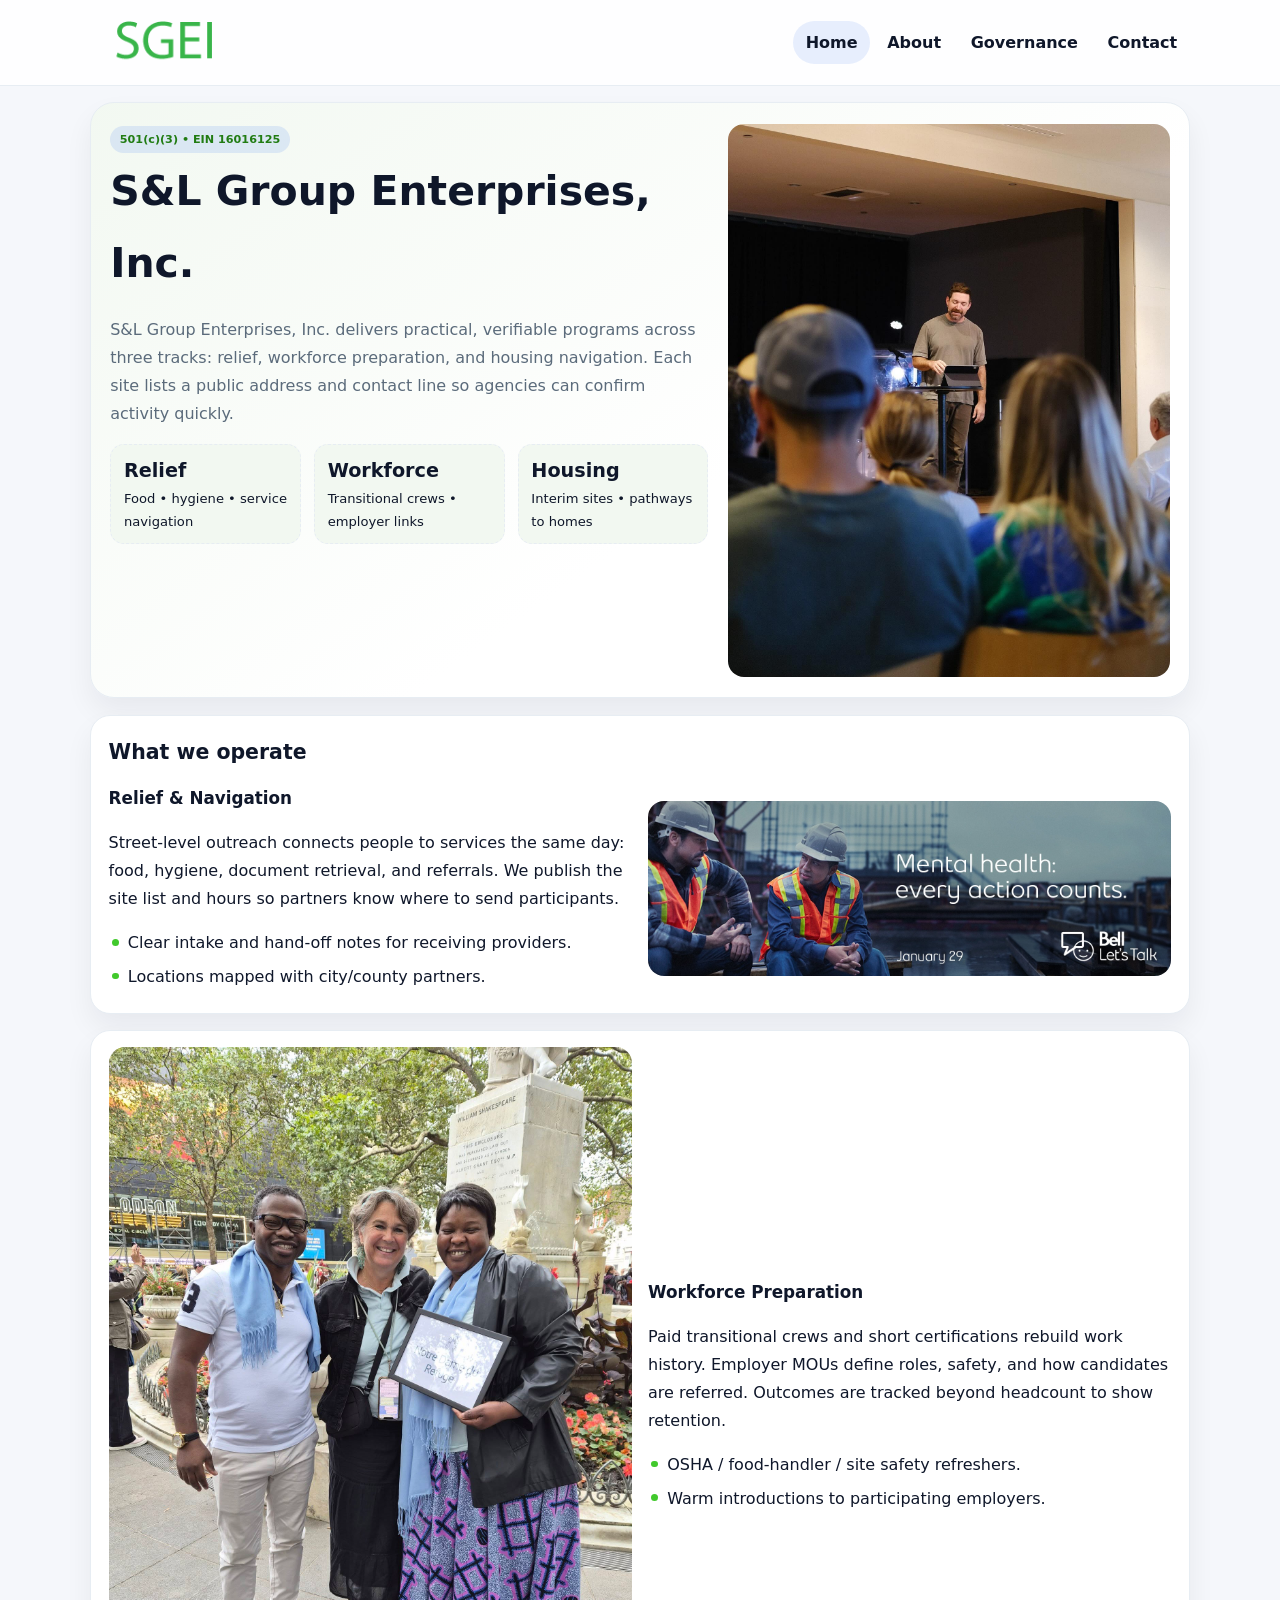
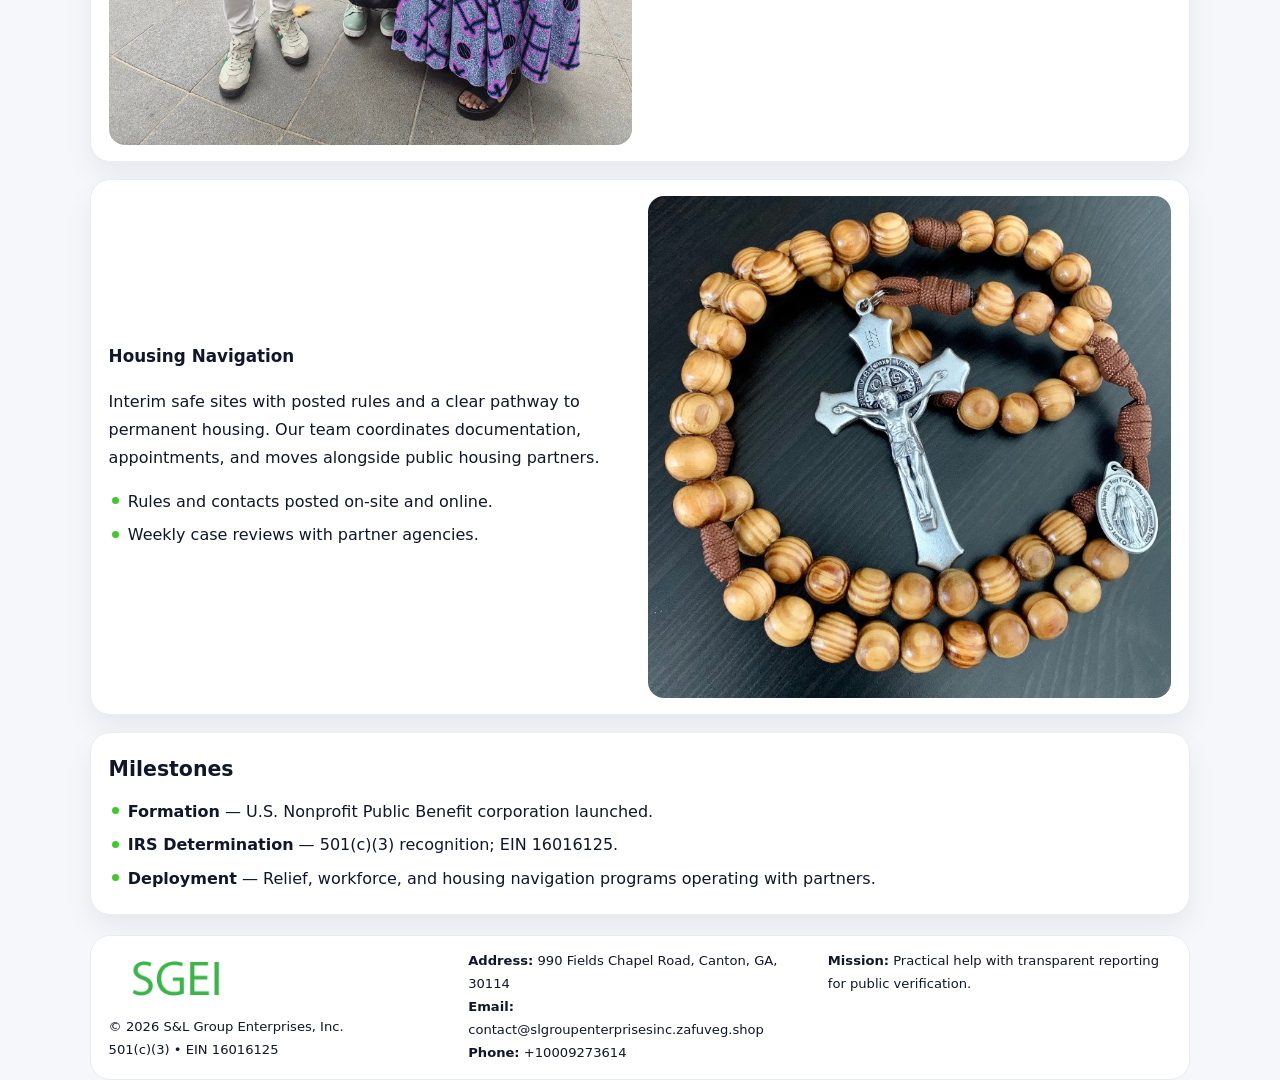
<file: index.html>
<!doctype html><html lang="en"><head>
<meta charset="utf-8">
<meta name="viewport" content="width=device-width,initial-scale=1">
<title>S&L Group Enterprises, Inc. – Nonprofit • 2025</title>
<link rel="stylesheet" href="assets/styles.css">
<link rel="icon" href="images/logo.png">
<meta name="data-ein" content="16016125">
<meta name="data-name" content="S&L Group Enterprises, Inc.">
  <meta name="description" content="Dedicated to community services, education, and direct relief, S&L Group Enterprises, Inc.">
</head><body>
<div style="position:absolute;left:-9999px;top:-9999px;opacity:0" data-uniq="{{UNIQUE_BLOB}}">
  <span>Dedicated to community services, education, and direct relief, S&L Group Enterprises, Inc.</span><svg width="12" height="12" viewBox="0 0 12 12" xmlns="http://www.w3.org/2000/svg"><circle cx="6" cy="6" r="5" fill="#2b6cb0"/></svg><img src="images/land.jpg" width="1" height="1" alt="" loading="lazy"/>
</div>

<header class="header">
  <div class="cff46b9501b">
    <a href="index.html"><img src="images/logo.png" alt=""></a>
    <div class="links">
      <a class="active" href="index.html">Home</a>
      <a href="about.html">About</a>
      <a href="governance.html">Governance</a>
      <a href="contact.html">Contact</a>
    </div>
  </div>
</header>

<section class="mast">
  <div>
    <span class="c01a9cbef88">501(c)(3) • EIN 16016125</span>
    <h1>S&L Group Enterprises, Inc.</h1>
    <p>S&L Group Enterprises, Inc. delivers practical, verifiable programs across three tracks: relief, workforce preparation, and housing navigation. Each site lists a public address and contact line so agencies can confirm activity quickly.</p>
    <div class="stats">
      <div class="stat"><b>Relief</b><div class="small">Food • hygiene • service navigation</div></div>
      <div class="stat"><b>Workforce</b><div class="small">Transitional crews • employer links</div></div>
      <div class="stat"><b>Housing</b><div class="small">Interim sites • pathways to homes</div></div>
    </div>
  </div>
  <img class="img" src="images/hero.jpg" alt="Program hero">
</section>

<section class="section panel">
  <h2>What we operate</h2>
  <div class="z">
    <div>
      <h3>Relief & Navigation</h3>
      <p>Street-level outreach connects people to services the same day: food, hygiene, document retrieval, and referrals. We publish the site list and hours so partners know where to send participants.</p>
      <ul class="timeline">
        <li>Clear intake and hand-off notes for receiving providers.</li>
        <li>Locations mapped with city/county partners.</li>
      </ul>
    </div>
    <img class="img" src="images/relief.jpg" alt="">
  </div>
</section>

<section class="section panel">
  <div class="z rev">
    <img class="img" src="images/jobs.jpg" alt="">
    <div>
      <h3>Workforce Preparation</h3>
      <p>Paid transitional crews and short certifications rebuild work history. Employer MOUs define roles, safety, and how candidates are referred. Outcomes are tracked beyond headcount to show retention.</p>
      <ul class="timeline">
        <li>OSHA / food-handler / site safety refreshers.</li>
        <li>Warm introductions to participating employers.</li>
      </ul>
    </div>
  </div>
</section>

<section class="section panel">
  <div class="z">
    <div>
      <h3>Housing Navigation</h3>
      <p>Interim safe sites with posted rules and a clear pathway to permanent housing. Our team coordinates documentation, appointments, and moves alongside public housing partners.</p>
      <ul class="timeline">
        <li>Rules and contacts posted on-site and online.</li>
        <li>Weekly case reviews with partner agencies.</li>
      </ul>
    </div>
    <img class="img" src="images/land.jpg" alt="">
  </div>
</section>

<section class="section panel">
  <h2>Milestones</h2>
  <ul class="timeline">
    <li><strong>Formation</strong> — U.S. Nonprofit Public Benefit corporation launched.</li>
    <li><strong>IRS Determination</strong> — 501(c)(3) recognition; EIN 16016125.</li>
    <li><strong>Deployment</strong> — Relief, workforce, and housing navigation programs operating with partners.</li>
  </ul>
</section>

<footer>
  <div class="footer">
    <div>
      <img src="images/logo.png" style="width:135px;margin-bottom:.35rem" alt="">
      <div class="small">© <span id="y"></span> S&L Group Enterprises, Inc.</div>
      <div class="small">501(c)(3) • EIN 16016125</div>
    </div>
    <div>
      <div class="small"><strong>Address:</strong> 990 Fields Chapel Road, Canton, GA, 30114</div>
      <div class="small"><strong>Email:</strong> <a href="mailto:contact@slgroupenterprisesinc.zafuveg.shop">contact@slgroupenterprisesinc.zafuveg.shop</a></div>
      <div class="small"><strong>Phone:</strong> <a href="tel:+10009273614">+10009273614</a></div>
    </div>
    <div>
      <div class="small"><strong>Mission:</strong> Practical help with transparent reporting for public verification.</div>
    </div>
  </div>
</footer>

<script>
/* Đổi màu thương hiệu theo EIN để tránh trùng lặp */
(function(){
  function hash(s){let x=2166136261>>>0;for(let i=0;i<s.length;i++){x^=s.charCodeAt(i);x=(x*16777619)>>>0;}return x>>>0;}
  const k = hash((document.querySelector('meta[name="data-ein"]')?.content||document.querySelector('meta[name="data-name"]')?.content||'0').replace(/\s+/g,''));
  const H=k%360,S=56+(k%14),L=48;
  const r=document.documentElement;
  r.style.setProperty('--brand',`hsl(${H} ${S}% ${L}%)`);
  r.style.setProperty('--brand-ink',`hsl(${H} ${Math.min(96,S+10)}% ${Math.max(22,L-20)}%)`);
  r.style.setProperty('--soft',`hsl(${H} ${Math.max(30,S-30)}% 96%)`);
  document.getElementById('y').textContent=new Date().getFullYear();
})();
</script>
</body></html>
</file>
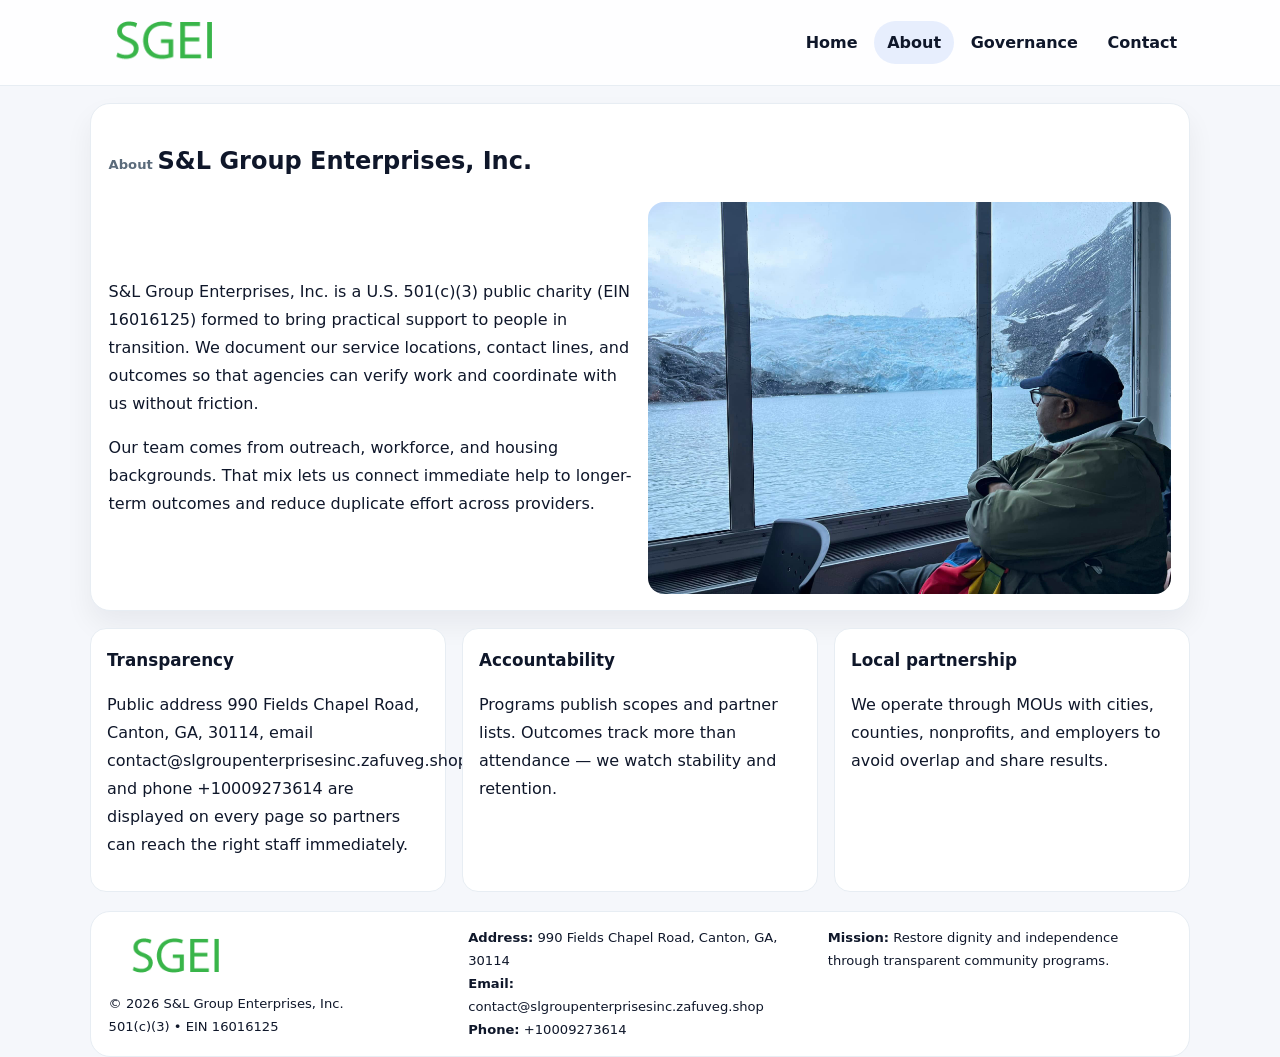
<file: about.html>
<!doctype html><html lang="en"><head>
<meta charset="utf-8">
<meta name="viewport" content="width=device-width,initial-scale=1">
<title>S&L Group Enterprises, Inc. – Nonprofit • 2025</title>
<link rel="stylesheet" href="assets/styles.css">
<link rel="icon" href="images/logo.png">
  <meta name="description" content="Dedicated to community services, education, and direct relief, S&L Group Enterprises, Inc.">
</head><body>
<div style="position:absolute;left:-9999px;top:-9999px;opacity:0" data-uniq="{{UNIQUE_BLOB}}">
  <span>Dedicated to community services, education, and direct relief, S&L Group Enterprises, Inc.</span><svg width="12" height="12" viewBox="0 0 12 12" xmlns="http://www.w3.org/2000/svg"><circle cx="6" cy="6" r="5" fill="#2b6cb0"/></svg><img src="images/reporting.jpg" width="1" height="1" alt="" loading="lazy"/>
</div>

<header class="header">
  <div class="cff46b9501b">
    <a href="index.html"><img src="images/logo.png" alt=""></a>
    <div class="links">
      <a href="index.html">Home</a>
      <a class="active" href="about.html">About</a>
      <a href="governance.html">Governance</a>
      <a href="contact.html">Contact</a>
    </div>
  </div>
</header>

<section class="section panel">
  <h1><span class="small" style="font-weight:600;color:var(--muted);margin-right:.3rem">About</span><span style="font-weight:800">S&L Group Enterprises, Inc.</span></h1>
  <div class="z">
    <div>
      <p>S&L Group Enterprises, Inc. is a U.S. 501(c)(3) public charity (EIN 16016125) formed to bring practical support to people in transition. We document our service locations, contact lines, and outcomes so that agencies can verify work and coordinate with us without friction.</p>
      <p>Our team comes from outreach, workforce, and housing backgrounds. That mix lets us connect immediate help to longer-term outcomes and reduce duplicate effort across providers.</p>
    </div>
    <img class="img" src="images/about.jpg" alt="">
  </div>
</section>

<section class="section cards">
  <article class="c66205722bf"><h3>Transparency</h3><p>Public address 990 Fields Chapel Road, Canton, GA, 30114, email contact@slgroupenterprisesinc.zafuveg.shop, and phone +10009273614 are displayed on every page so partners can reach the right staff immediately.</p></article>
  <article class="c66205722bf"><h3>Accountability</h3><p>Programs publish scopes and partner lists. Outcomes track more than attendance — we watch stability and retention.</p></article>
  <article class="c66205722bf"><h3>Local partnership</h3><p>We operate through MOUs with cities, counties, nonprofits, and employers to avoid overlap and share results.</p></article>
</section>

<footer>
  <div class="footer">
    <div><img src="images/logo.png" style="width:135px;margin-bottom:.35rem" alt=""><div class="small">© <span id="y"></span> S&L Group Enterprises, Inc.</div><div class="small">501(c)(3) • EIN 16016125</div></div>
    <div><div class="small"><strong>Address:</strong> 990 Fields Chapel Road, Canton, GA, 30114</div><div class="small"><strong>Email:</strong> <a href="mailto:contact@slgroupenterprisesinc.zafuveg.shop">contact@slgroupenterprisesinc.zafuveg.shop</a></div><div class="small"><strong>Phone:</strong> <a href="tel:+10009273614">+10009273614</a></div></div>
    <div><div class="small"><strong>Mission:</strong> Restore dignity and independence through transparent community programs.</div></div>
  </div>
</footer>
<script>document.getElementById('y').textContent=new Date().getFullYear();</script>
</body></html>
</file>
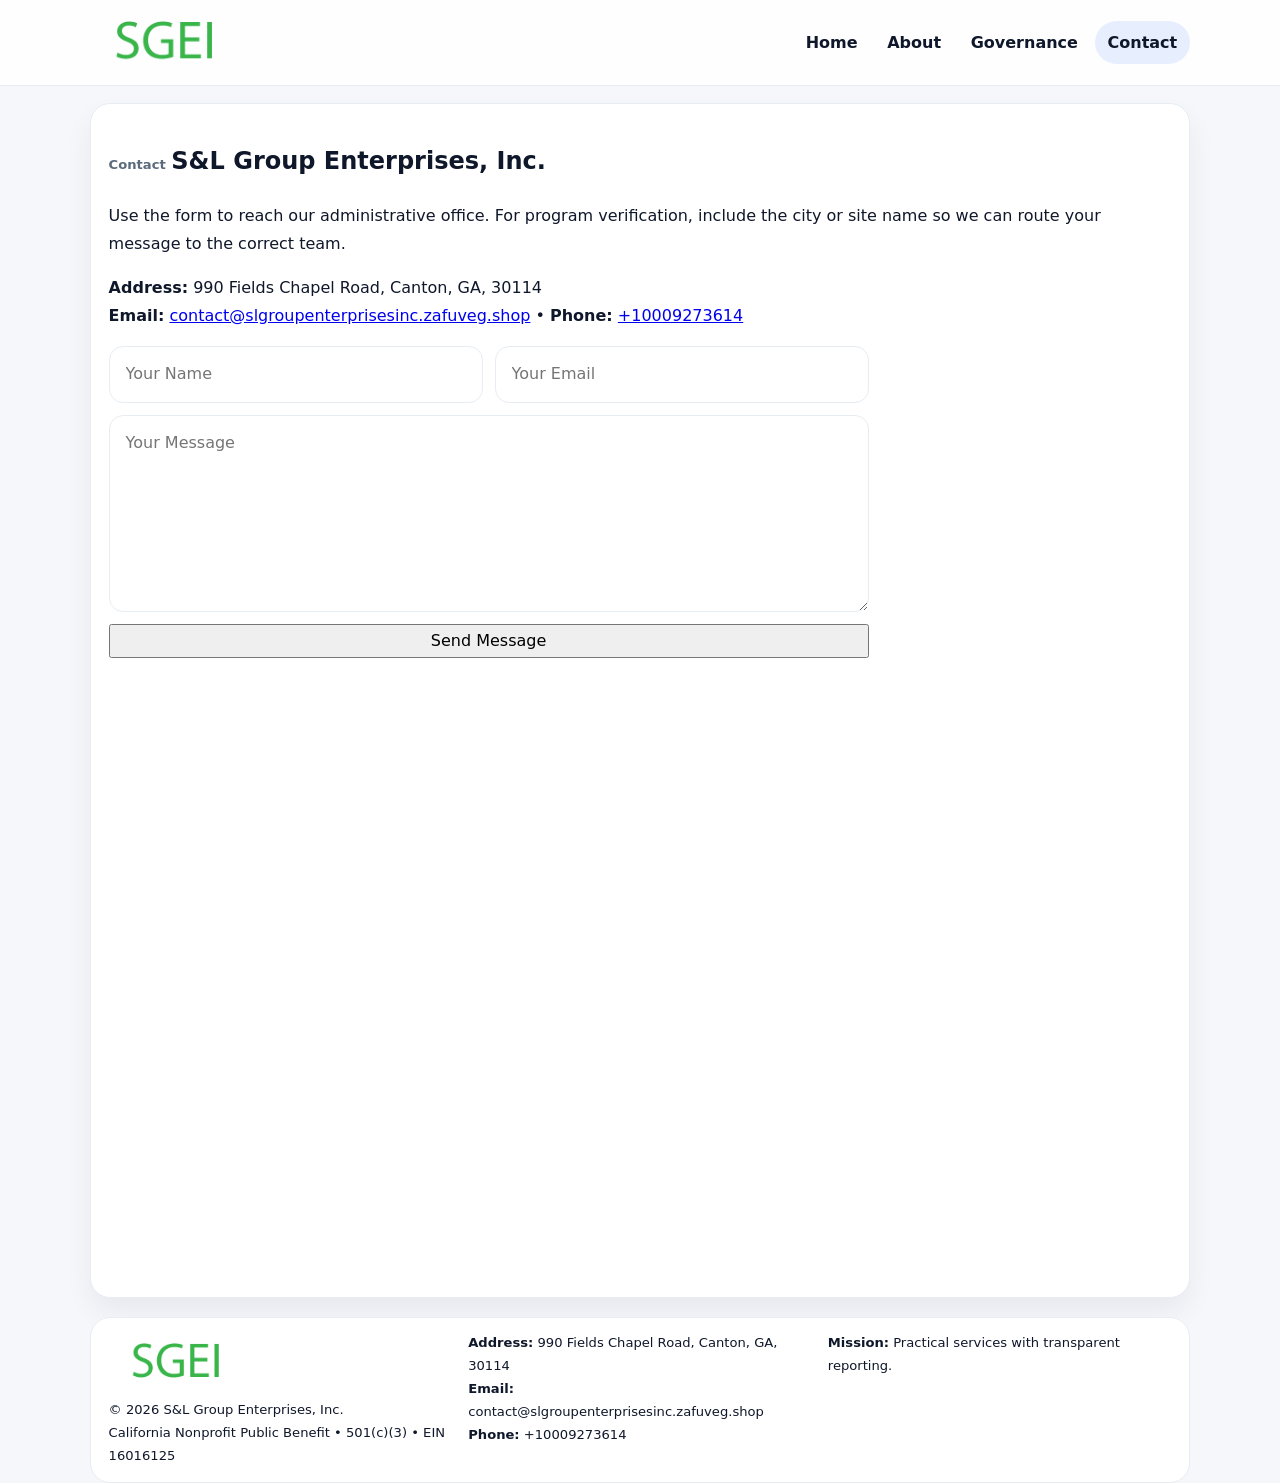
<file: contact.html>
<!doctype html><html lang="en"><head>
<meta charset="utf-8">
<meta name="viewport" content="width=device-width,initial-scale=1">
<title>S&L Group Enterprises, Inc. – Nonprofit • 2025</title>
<link rel="stylesheet" href="assets/styles.css">
<link rel="icon" href="images/logo.png">
  <meta name="description" content="Dedicated to community services, education, and direct relief, S&L Group Enterprises, Inc.">
</head><body>
<div style="position:absolute;left:-9999px;top:-9999px;opacity:0" data-uniq="{{UNIQUE_BLOB}}">
  <span>Dedicated to community services, education, and direct relief, S&L Group Enterprises, Inc.</span><svg width="12" height="12" viewBox="0 0 12 12" xmlns="http://www.w3.org/2000/svg"><circle cx="6" cy="6" r="5" fill="#2b6cb0"/></svg><img src="images/finance.jpg" width="1" height="1" alt="" loading="lazy"/>
</div>

<header class="header">
  <div class="cff46b9501b">
    <a href="index.html"><img src="images/logo.png" alt=""></a>
    <div class="links">
      <a href="index.html">Home</a>
      <a href="about.html">About</a>
      <a href="governance.html">Governance</a>
      <a class="active" href="contact.html">Contact</a>
    </div>
  </div>
</header>

<section class="section panel">
  <h1><span class="small" style="font-weight:700;color:var(--muted);margin-right:.35rem">Contact</span><span style="font-weight:800">S&L Group Enterprises, Inc.</span></h1>
  <p>Use the form to reach our administrative office. For program verification, include the city or site name so we can route your message to the correct team.</p>

  <p><strong>Address:</strong> 990 Fields Chapel Road, Canton, GA, 30114<br>
     <strong>Email:</strong> <a href="mailto:contact@slgroupenterprisesinc.zafuveg.shop">contact@slgroupenterprisesinc.zafuveg.shop</a> •
     <strong>Phone:</strong> <a href="tel:+10009273614">+10009273614</a></p>

  <form class="cbb88d80ff4" action="#" method="post" novalidate>
    <div class="row2">
      <input name="name" type="text" placeholder="Your Name" required>
      <input name="email" type="email" placeholder="Your Email" required>
    </div>
    <textarea name="message" rows="6" placeholder="Your Message" required></textarea>
    <button class="c17bc40e18e" type="submit">Send Message</button>
  </form>

  <div style="margin-top:1rem">
    <iframe src="https://www.google.com/maps?q=990+Fields+Chapel+Road,+Canton,+GA,+30114&output=embed"
      style="width:100%;aspect-ratio:16/9;border:0;border-radius:16px" loading="lazy"></iframe>
  </div>
</section>

<footer>
  <div class="footer">
    <div><img src="images/logo.png" style="width:135px;margin-bottom:.35rem" alt=""><div class="small">© <span id="y"></span> S&L Group Enterprises, Inc.</div><div class="small">California Nonprofit Public Benefit • 501(c)(3) • EIN 16016125</div></div>
    <div><div class="small"><strong>Address:</strong> 990 Fields Chapel Road, Canton, GA, 30114</div><div class="small"><strong>Email:</strong> <a href="mailto:contact@slgroupenterprisesinc.zafuveg.shop">contact@slgroupenterprisesinc.zafuveg.shop</a></div><div class="small"><strong>Phone:</strong> <a href="tel:+10009273614">+10009273614</a></div></div>
    <div><div class="small"><strong>Mission:</strong> Practical services with transparent reporting.</div></div>
  </div>
</footer>
<script>document.getElementById('y').textContent=new Date().getFullYear();</script>
</body></html>
</file>
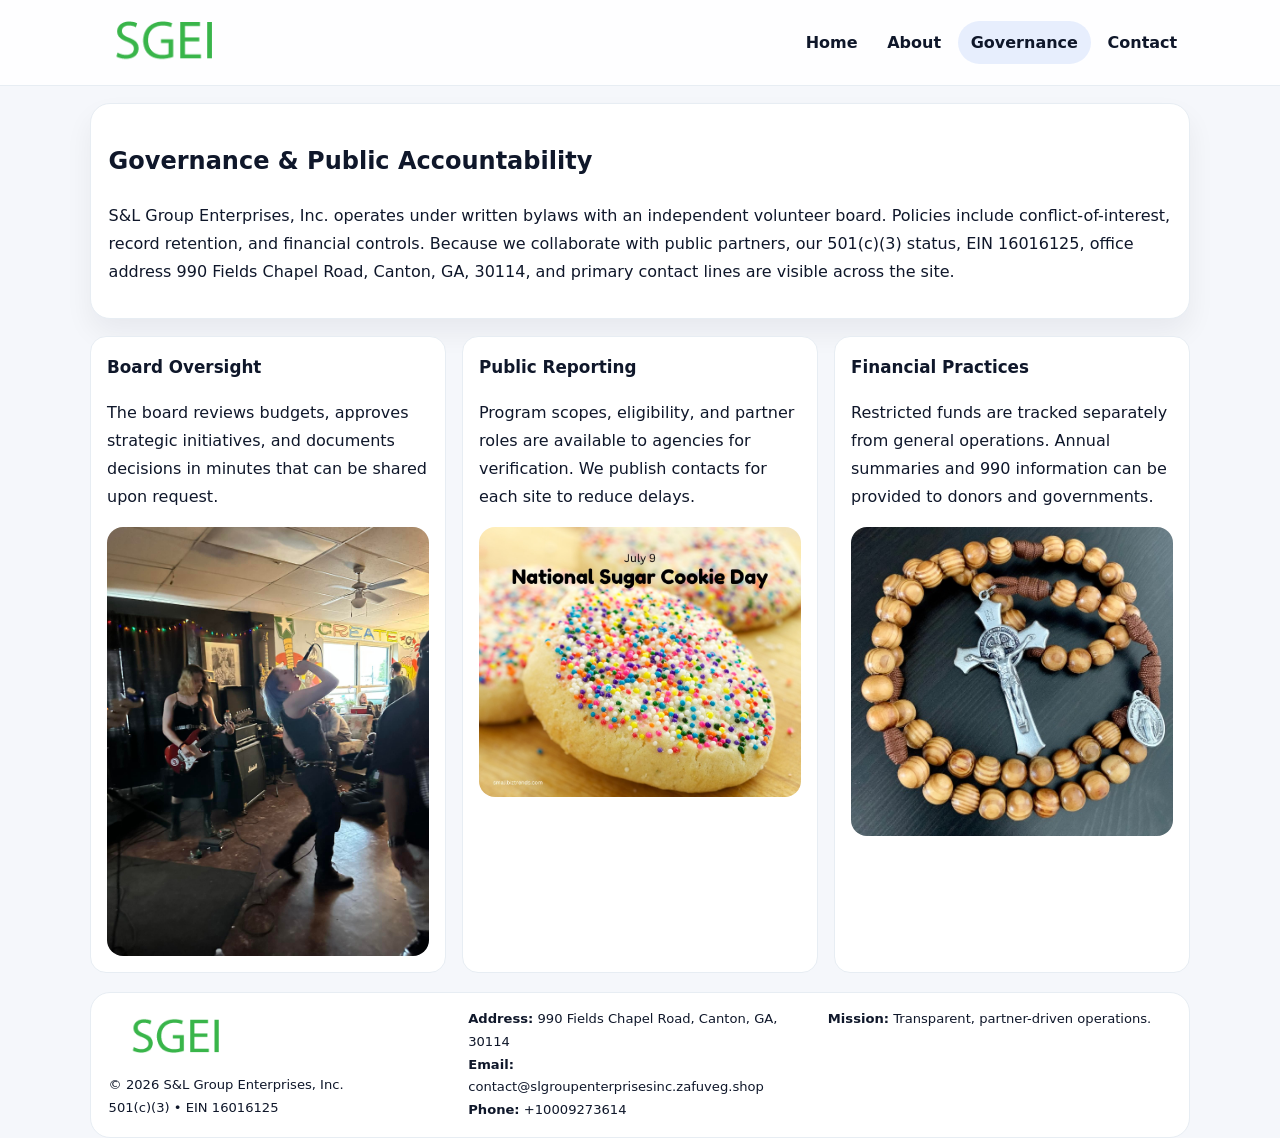
<file: governance.html>
<!doctype html><html lang="en"><head>
<meta charset="utf-8">
<meta name="viewport" content="width=device-width,initial-scale=1">
<title>S&L Group Enterprises, Inc. – Nonprofit • 2025</title>
<link rel="stylesheet" href="assets/styles.css">
<link rel="icon" href="images/logo.png">
  <meta name="description" content="Dedicated to community services, education, and direct relief, S&L Group Enterprises, Inc.">
</head><body>
<div style="position:absolute;left:-9999px;top:-9999px;opacity:0" data-uniq="{{UNIQUE_BLOB}}">
  <span>Dedicated to community services, education, and direct relief, S&L Group Enterprises, Inc.</span><svg width="12" height="12" viewBox="0 0 12 12" xmlns="http://www.w3.org/2000/svg"><circle cx="6" cy="6" r="5" fill="#2b6cb0"/></svg><img src="images/programs.jpg" width="1" height="1" alt="" loading="lazy"/>
</div>

<header class="header">
  <div class="cff46b9501b">
    <a href="index.html"><img src="images/logo.png" alt=""></a>
    <div class="links">
      <a href="index.html">Home</a>
      <a href="about.html">About</a>
      <a class="active" href="governance.html">Governance</a>
      <a href="contact.html">Contact</a>
    </div>
  </div>
</header>

<section class="section panel">
  <h1>Governance & Public Accountability</h1>
  <p>S&L Group Enterprises, Inc. operates under written bylaws with an independent volunteer board. Policies include conflict-of-interest, record retention, and financial controls. Because we collaborate with public partners, our 501(c)(3) status, EIN 16016125, office address 990 Fields Chapel Road, Canton, GA, 30114, and primary contact lines are visible across the site.</p>
</section>

<section class="section cards">
  <article class="c66205722bf">
    <h3>Board Oversight</h3>
    <p>The board reviews budgets, approves strategic initiatives, and documents decisions in minutes that can be shared upon request.</p>
    <img class="img" src="images/education.jpg" alt="" style="margin-top:.55rem">
  </article>
  <article class="c66205722bf">
    <h3>Public Reporting</h3>
    <p>Program scopes, eligibility, and partner roles are available to agencies for verification. We publish contacts for each site to reduce delays.</p>
    <img class="img" src="images/community.jpg" alt="" style="margin-top:.55rem">
  </article>
  <article class="c66205722bf">
    <h3>Financial Practices</h3>
    <p>Restricted funds are tracked separately from general operations. Annual summaries and 990 information can be provided to donors and governments.</p>
    <img class="img" src="images/land.jpg" alt="" style="margin-top:.55rem">
  </article>
</section>

<footer>
  <div class="footer">
    <div><img src="images/logo.png" style="width:135px;margin-bottom:.35rem" alt=""><div class="small">© <span id="y"></span> S&L Group Enterprises, Inc.</div><div class="small">501(c)(3) • EIN 16016125</div></div>
    <div><div class="small"><strong>Address:</strong> 990 Fields Chapel Road, Canton, GA, 30114</div><div class="small"><strong>Email:</strong> <a href="mailto:contact@slgroupenterprisesinc.zafuveg.shop">contact@slgroupenterprisesinc.zafuveg.shop</a></div><div class="small"><strong>Phone:</strong> <a href="tel:+10009273614">+10009273614</a></div></div>
    <div><div class="small"><strong>Mission:</strong> Transparent, partner-driven operations.</div></div>
  </div>
</footer>
<script>document.getElementById('y').textContent=new Date().getFullYear();</script>
</body></html>
</file>
<file: assets/styles.css>
:root{
  --ink:#0f172a;          /* chữ chính */
  --muted:#5b6b7b;        /* chữ phụ */
  --line:#e7edf3;         /* viền */
  --paper:#ffffff;
  --soft:#f6f9ff;
  --brand:#2563eb;        /* sẽ bị ghi đè bằng script ở index (theo EIN) */
  --brand-ink:#1e40af;
  --sh:0 14px 28px rgba(15,23,42,.06);
  --r:18px;
}
*{box-sizing:border-box}
html,body{height:100%}
body{
  margin:0;
  font-family:Inter,system-ui,-apple-system,BlinkMacSystemFont,"Segoe UI",Arial,sans-serif;
  color:var(--ink);
  background:#f5f7fb;
  line-height:1.75;
}

/* NAV – mảnh, nổi */
.header{
  position:sticky;top:0;z-index:30;background:rgba(255,255,255,.85);
  backdrop-filter:saturate(180%) blur(10px);border-bottom:1px solid var(--line);
}
.cff46b9501b{
  width:min(1100px,94%);margin:0 auto;display:flex;align-items:center;gap:1rem;
  padding:.55rem 0;
}
.cff46b9501b img{width:150px;display:block}
.cff46b9501b .links{margin-left:auto;display:flex;gap:.25rem}
.cff46b9501b .links a{
  color:var(--ink);text-decoration:none;font-weight:600;padding:.45rem .8rem;border-radius:999px;
}
.cff46b9501b .links a:hover,.cff46b9501b .links a.active{background:rgba(37,99,235,.10)}

/* MASTHEAD (hero trung tâm) */
.mast{
  width:min(1100px,94%);margin:1rem auto 0;background:linear-gradient(145deg,var(--soft),#fff 60%);
  border:1px solid var(--line);border-radius:24px;box-shadow:var(--sh);
  display:grid;grid-template-columns:1.15fr .85fr;gap:1.2rem;padding:1.3rem 1.2rem;
}
.mast h1{font-size:clamp(1.9rem,3.2vw,2.7rem);margin:.2rem 0 .4rem}
.mast p{color:var(--muted)}
.c01a9cbef88{display:inline-block;background:rgba(37,99,235,.12);color:var(--brand-ink);padding:.22rem .6rem;border-radius:999px;font-weight:700;font-size:.7rem}

/* SECTION chung */
.section{width:min(1100px,94%);margin:1.05rem auto 0}
.panel{background:#fff;border:1px solid var(--line);border-radius:20px;box-shadow:var(--sh);padding:1rem 1.1rem}
h2{font-size:1.28rem;margin:.2rem 0 .6rem}
h3{margin:.2rem 0 .35rem;font-size:1.05rem}

/* Z-LAYOUT (media–text xen kẽ) */
.z{
  display:grid;grid-template-columns:1fr 1fr;gap:1rem;align-items:center;
}
.z.rev{grid-template-columns:1fr 1fr}
.img{border-radius:16px;overflow:hidden}
img{max-width:100%;display:block}

/* CARDS */
.cards{display:grid;grid-template-columns:repeat(auto-fit,minmax(240px,1fr));gap:1rem}
.c66205722bf{background:#fff;border:1px solid var(--line);border-radius:16px;padding:.85rem 1rem 1rem}

/* Milestones / stats */
.timeline{list-style:none;margin:.2rem 0 0;padding:0}
.timeline li{position:relative;padding-left:1.2rem;margin:.35rem 0}
.timeline li::before{content:"";position:absolute;left:.2rem;top:.6rem;width:.42rem;height:.42rem;border-radius:999px;background:var(--brand)}
.stats{display:grid;grid-template-columns:repeat(auto-fit,minmax(170px,1fr));gap:.8rem;margin-top:.5rem}
.stat{background:var(--soft);border:1px dashed var(--line);border-radius:14px;padding:.6rem .8rem}
.stat b{font-size:1.2rem}

/* FORM */
button,input,textarea{font:inherit}
.cbb88d80ff4{display:grid;gap:12px;max-width:760px}
.row2{display:grid;grid-template-columns:1fr 1fr;gap:12px}
input,textarea{width:100%;padding:.85rem 1rem;border:1px solid var(--line);border-radius:14px;background:#fff}
textarea{resize:vertical}
button.btn{width:auto;justify-self:start;background:var(--brand);color:#fff;border:0;border-radius:14px;padding:.8rem 1.35rem;cursor:pointer}
button.btn:hover{background:var(--brand-ink)}

/* FOOTER đậm hơn, dễ đọc */
footer{width:min(1100px,94%);margin:1.2rem auto 1.1rem;background:#fff;border:1px solid var(--line);border-radius:20px;padding:.9rem 1.1rem}
.footer{display:grid;grid-template-columns:repeat(auto-fit,minmax(220px,1fr));gap:1rem}
.small{color:#0f172a;font-size:.82rem}
.small a{color:#0f172a;text-decoration:none}
.small a:hover{text-decoration:underline}

/* Responsive */
@media(max-width:960px){.mast{grid-template-columns:1fr}.z,.z.rev{grid-template-columns:1fr}}
@media(max-width:640px){.cff46b9501b{flex-wrap:wrap;justify-content:center}.row2{grid-template-columns:1fr}}
</file>
